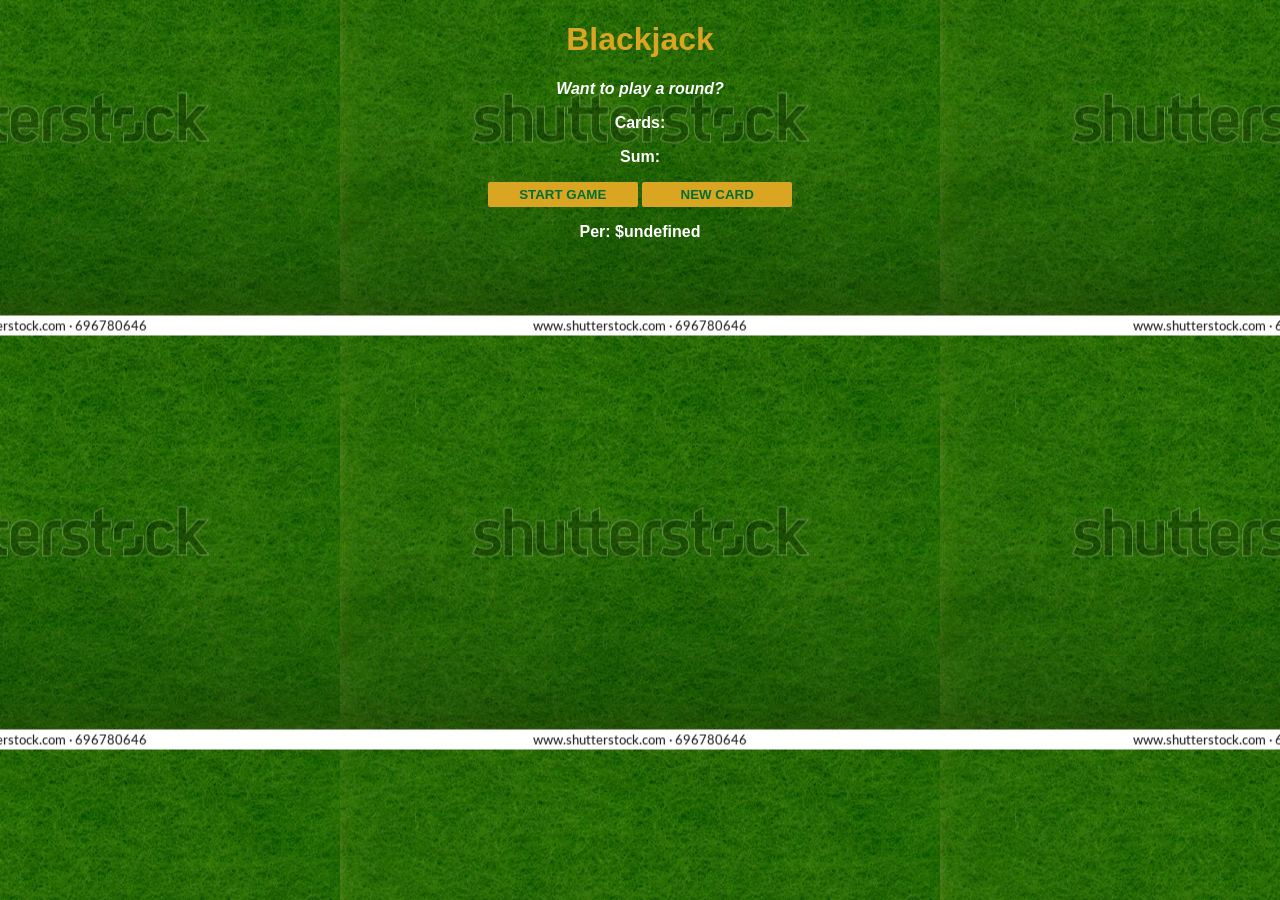
<file: Blackjack/index.html>
<!DOCTYPE html>
<html>
    <head>
        <link rel="stylesheet" href="index.css">
    </head>
    <body>
        <h1>Blackjack</h1>
        <p id="message-el">Want to play a round?</p>
        <p id="cards-el">Cards:</p>
        <p id="sum-el">Sum:</p>
        <button id="button-el"onclick="startGame()">START GAME</button>
        <button onclick="addCard()">NEW CARD</button>
        <p id="player-el"></p>
        <script src="index.js"></script>
    </body>
</html>
</file>
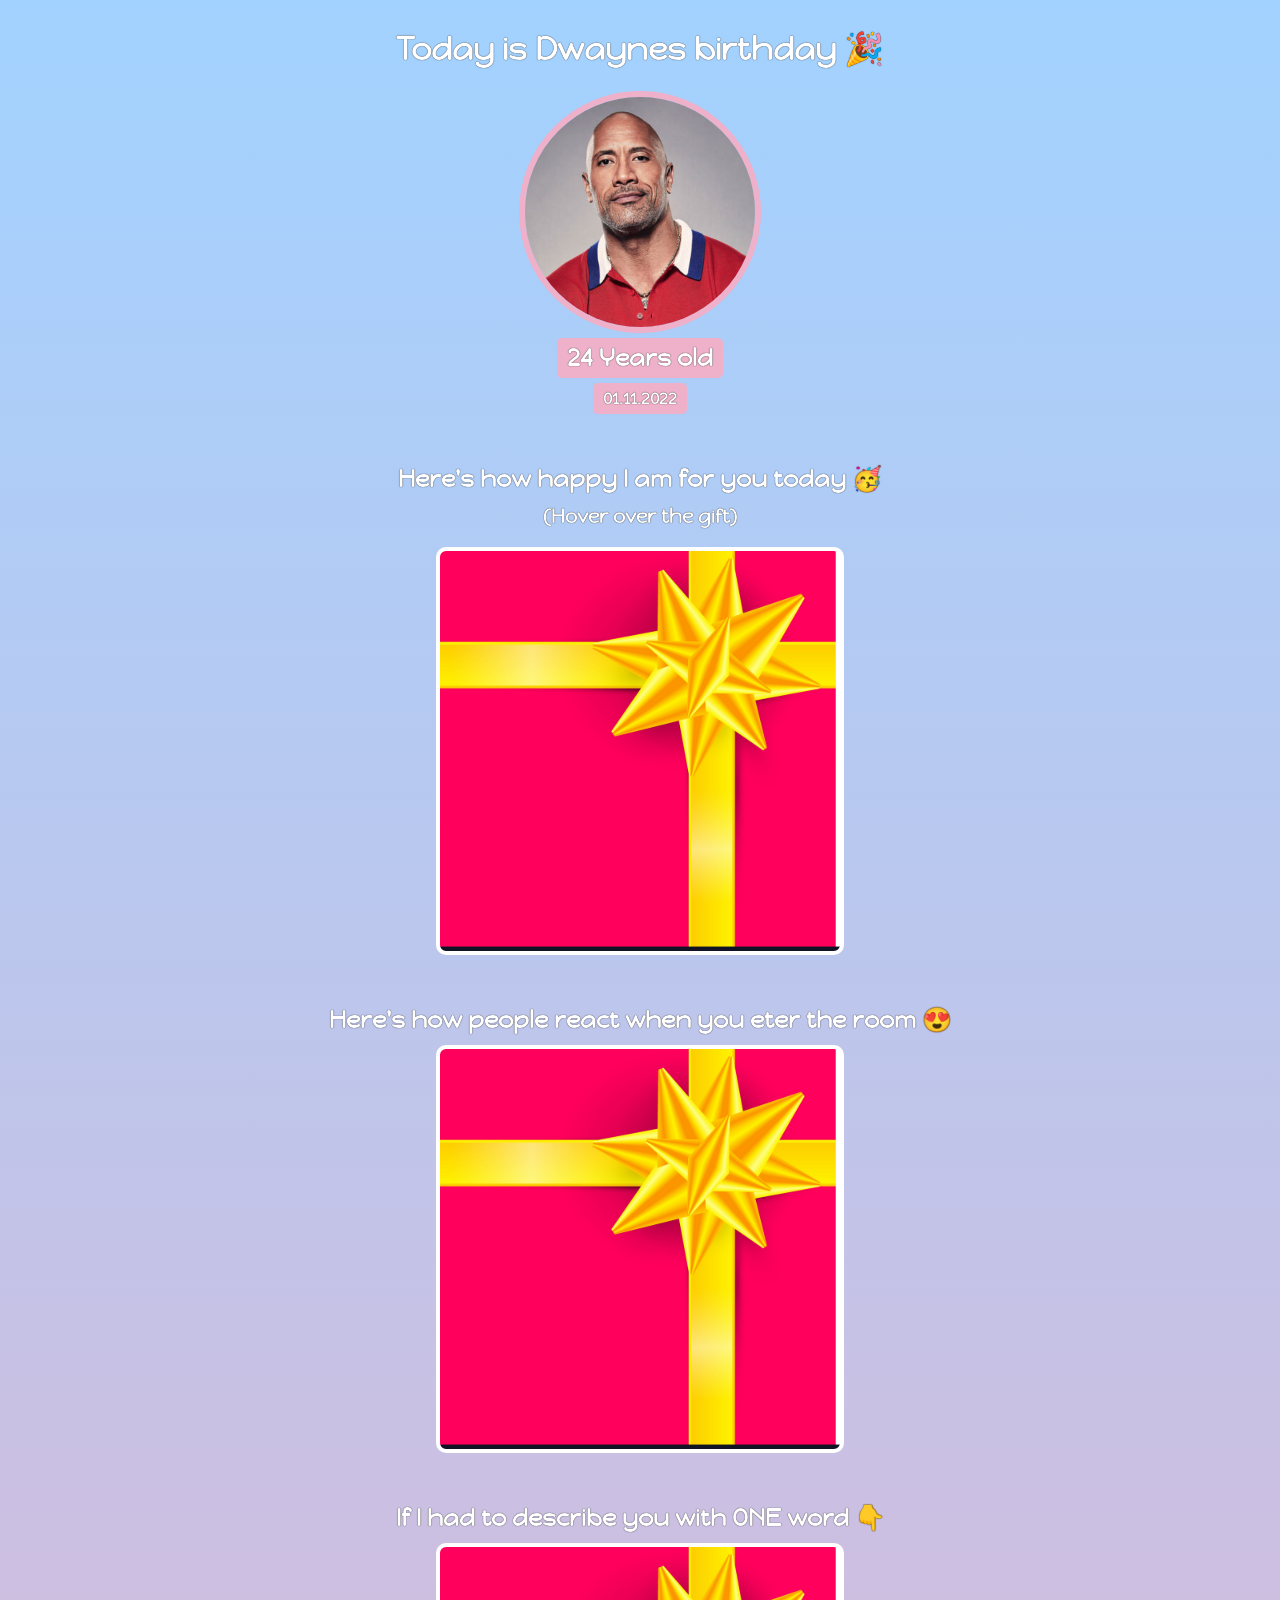
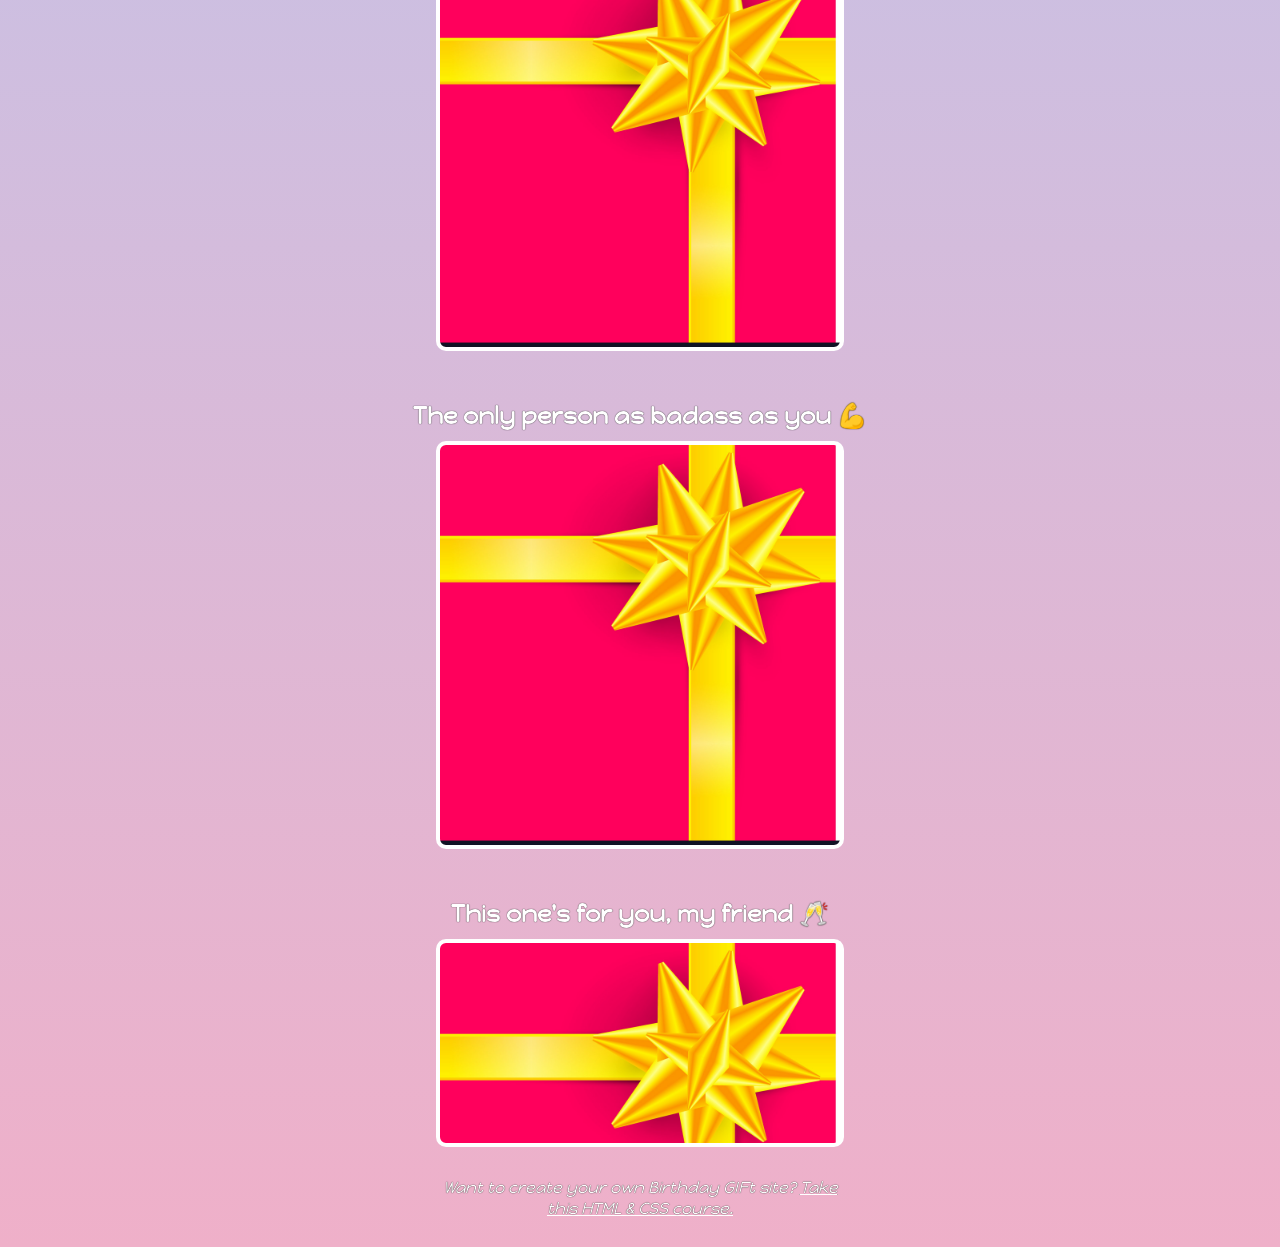
<file: gift_site/index.html>
<!DOCTYPE html>
<html>
    <head>
        <link rel="stylesheet" href="styles.css">
        <link rel="preconnect" href="https://fonts.googleapis.com">
<link rel="preconnect" href="https://fonts.gstatic.com" crossorigin>
<link href="https://fonts.googleapis.com/css2?family=Happy+Monkey&display=swap" rel="stylesheet">
    </head>
    <body>
        <div id="header">
            <h1>Today is Dwaynes birthday &#127881;</h1>
            <img id="headshot" src="images/dwayne.jpg" alt="Dwayne">
            <h2 id="bday-age" >24 Years old</h2>
            <h4 id="bday-date">01.11.2022</h4>
        </div>
        <div class="gift-section">
            <h2 class="gift-title">Here's how happy I am for you today 🥳 </h2>
            <h3 class="gift-hint">(Hover over the gift)</h3>
            <div class="gift-img" id="gift-img-happy"></div>
        </div>
        <div class="gift-section">
            <h2 class="gift-title">Here's how people react when you eter the room 	&#128525; </h2>
            <div class="gift-img" id="gift-img-hot"></div>
        </div>
        <div class="gift-section">
            <h2 class="gift-title">If I had to describe you with ONE word 👇</h2>
            <div class="gift-img" id="gift-img-genius"></div>
        </div>
        <div class="gift-section">
            <h2 class="gift-title">The only person as badass as you 💪</h2>
            <div class="gift-img" id="gift-img-badass"></div>
        </div>
        <div class="gift-section">
            <h2 class="gift-title">This one's for you, my friend 🥂</h2>
            <div class="gift-img" id="gift-img-cheers"></div>
        </div>
        <p id="footer">Want to create your own Birthday GIFt site? <a href="https://scrimba.com" target="_blank">Take this HTML & CSS course.</a></p>
    </body>
</html>
</file>
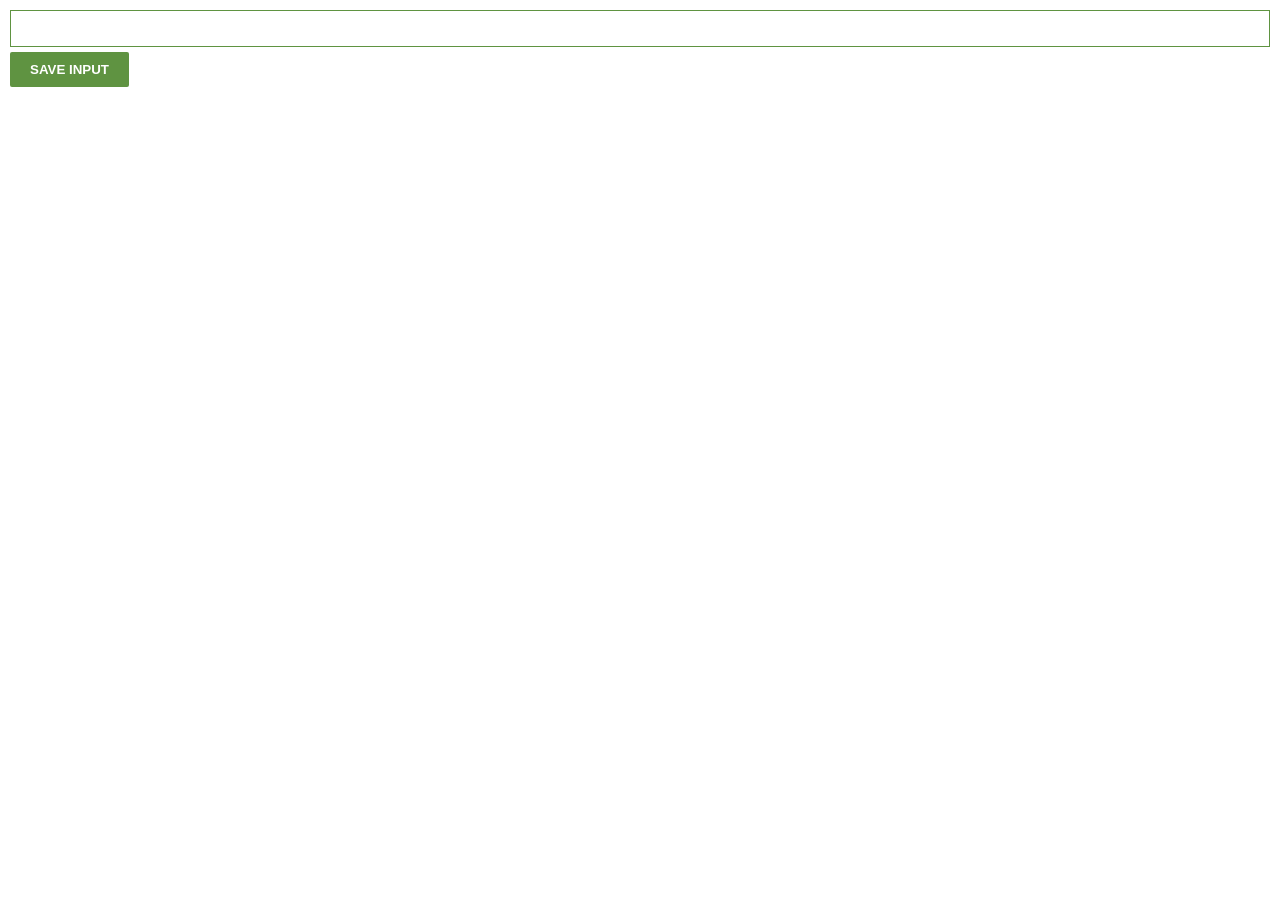
<file: Lead_Tracker/index.html>
<!DOCTYPE html>
<html>
    <head>
        <link rel="stylesheet" href="index.css">
    </head>
    <body>
        <input type="text" id="input-el">
        <button id="input-btn">SAVE INPUT</button>
        <ul id="ul-el"></ul>
        <script src="index.js"></script>
    </body>
</html>
</file>
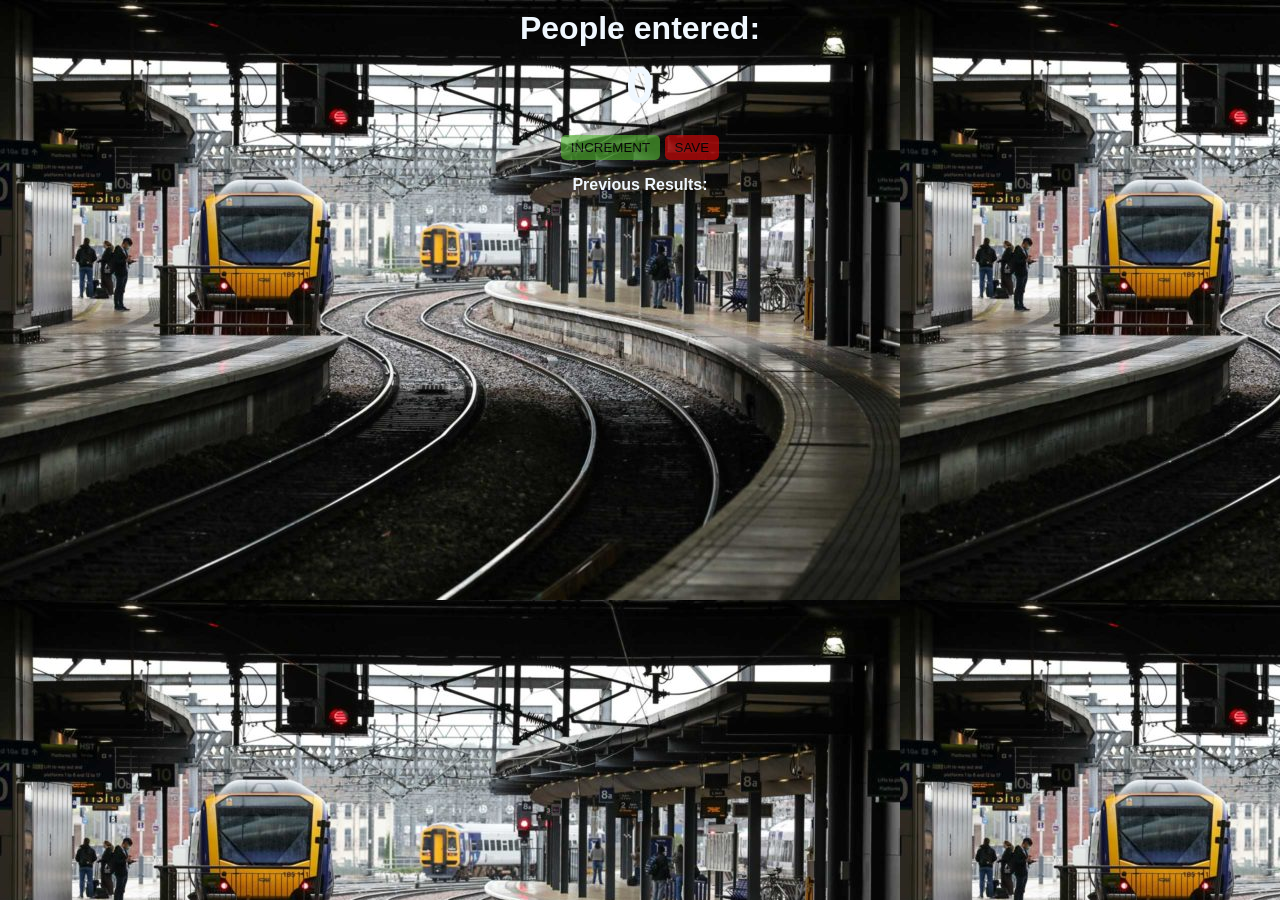
<file: Passenger_counter/index.html>
<!DOCTYPE html>
<html>
    <head>
        <link rel="stylesheet" href="index.css">
    </head>
    <body>
        <h1>People entered:</h1>
        <h2 id="count-el">0</h2>
        <button id="increment-btn" onclick="increment()">INCREMENT</button>
        <button id="save-btn" onclick="save()">SAVE</button>
        
            <p id="save-el">Previous Results: </p>
        
        <script src="index.js"></script>
    </body>
</html>
</file>
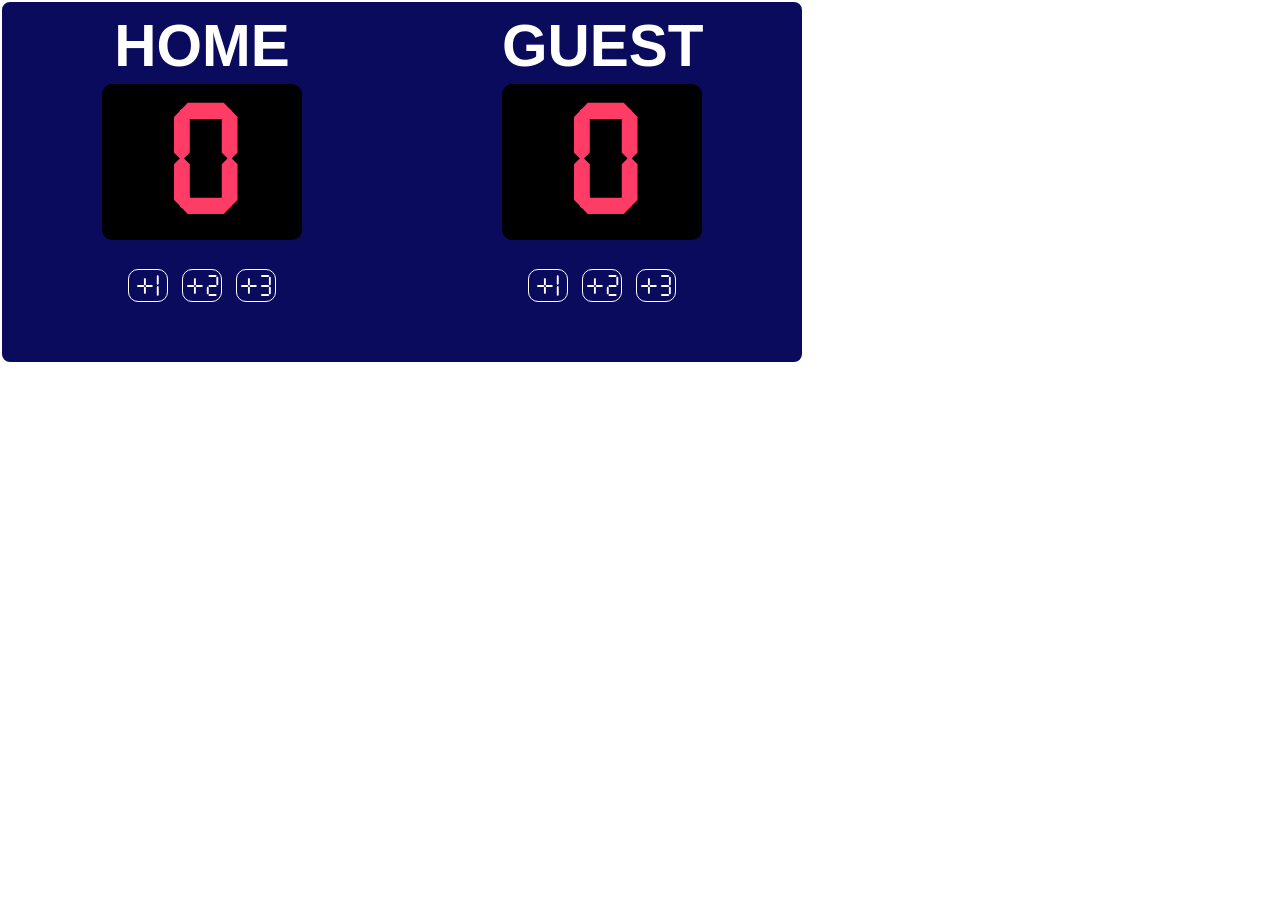
<file: scoreboard/index.html>
<!DOCTYPE html>
<html>
    <head>
        <link rel="stylesheet" href="index.css">
    </head>
    <body>
        <div class="container">
            <div class="team">
                <h3>HOME</h3>
                <h1 class="numbers" id="homenum">0</h1>
                <button onclick="plusoneHome()">+1</button>
                <button onclick="plustwoHome()">+2</button>
                <button onclick="plusthreeHome()">+3</button>
            </div>
            <div class="team">
                <h3>GUEST</h3>
                <h1 class="numbers" id="guestnum">0</h1>
                <button onclick="plusoneGuest()">+1</button>
                <button onclick="plustwoGuest()">+2</button>
                <button onclick="plusthreeGuest()">+3</button>
            </div>
        </div>
        <script src="index.js"></script>
    </body>
</html>
</file>
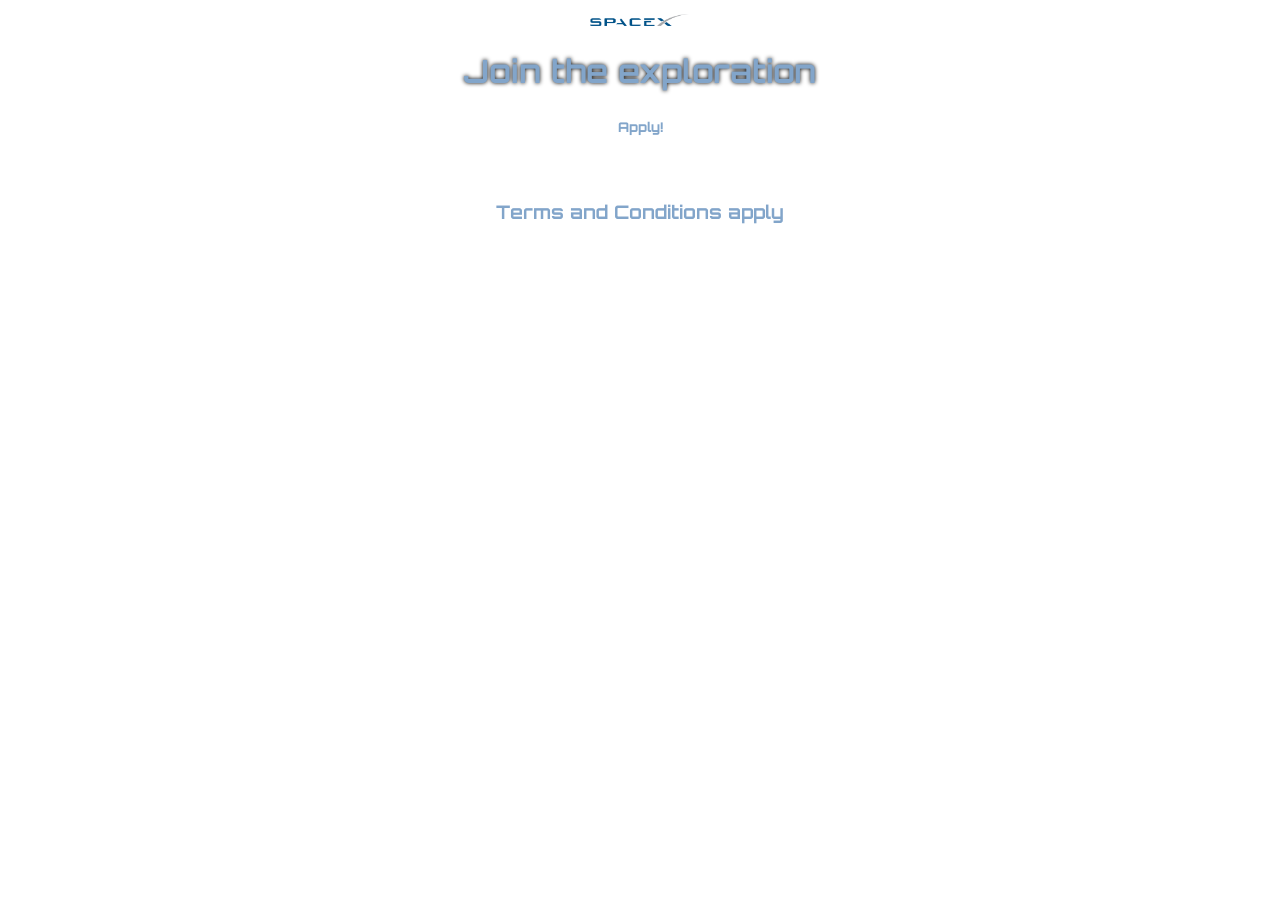
<file: space_exploration_site/index.html>
<!DOCTYPE html>
<html>
    <head>
        <link rel="stylesheet" href="styles.css" />
        <link rel="preconnect" href="https://fonts.googleapis.com">
        <link rel="preconnect" href="https://fonts.gstatic.com" crossorigin>
        <link href="https://fonts.googleapis.com/css2?family=Orbitron:wght@400;800&display=swap" rel="stylesheet">
    </head>
    <body>
        <div id="hero">
            <img id="main-logo" src="images/SpaceX.png" alt="The SpaceX Logo">
            <h1 id="title">Join the <span class="emphasis">exploration</span> </h1>
            <button class="btn">Apply!</button>
        </div>
        <div class="tandc">
            <h3>Terms and Conditions apply</h3>
        </div>
    </body>
</html>
</file>
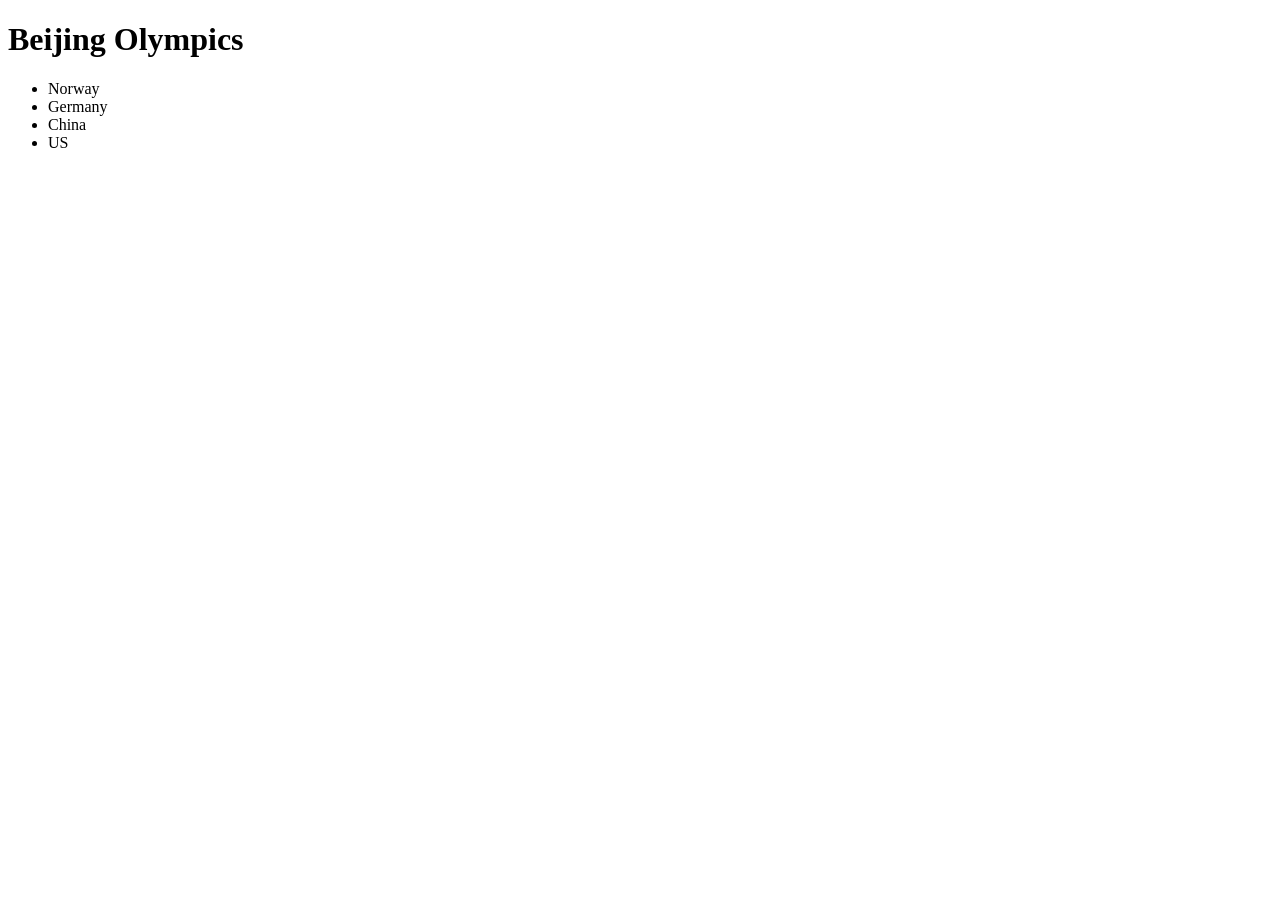
<file: lists.html>
<!DOCTYPE html>
<html>
    <head></head>
    <body>
        <h1>Beijing Olympics</h1>
        <ul>
            <li>Norway</li>
            <li>Germany</li>
            <li>China</li>
            <li>US</li>
        </ul>
    </body>
</html>
</file>
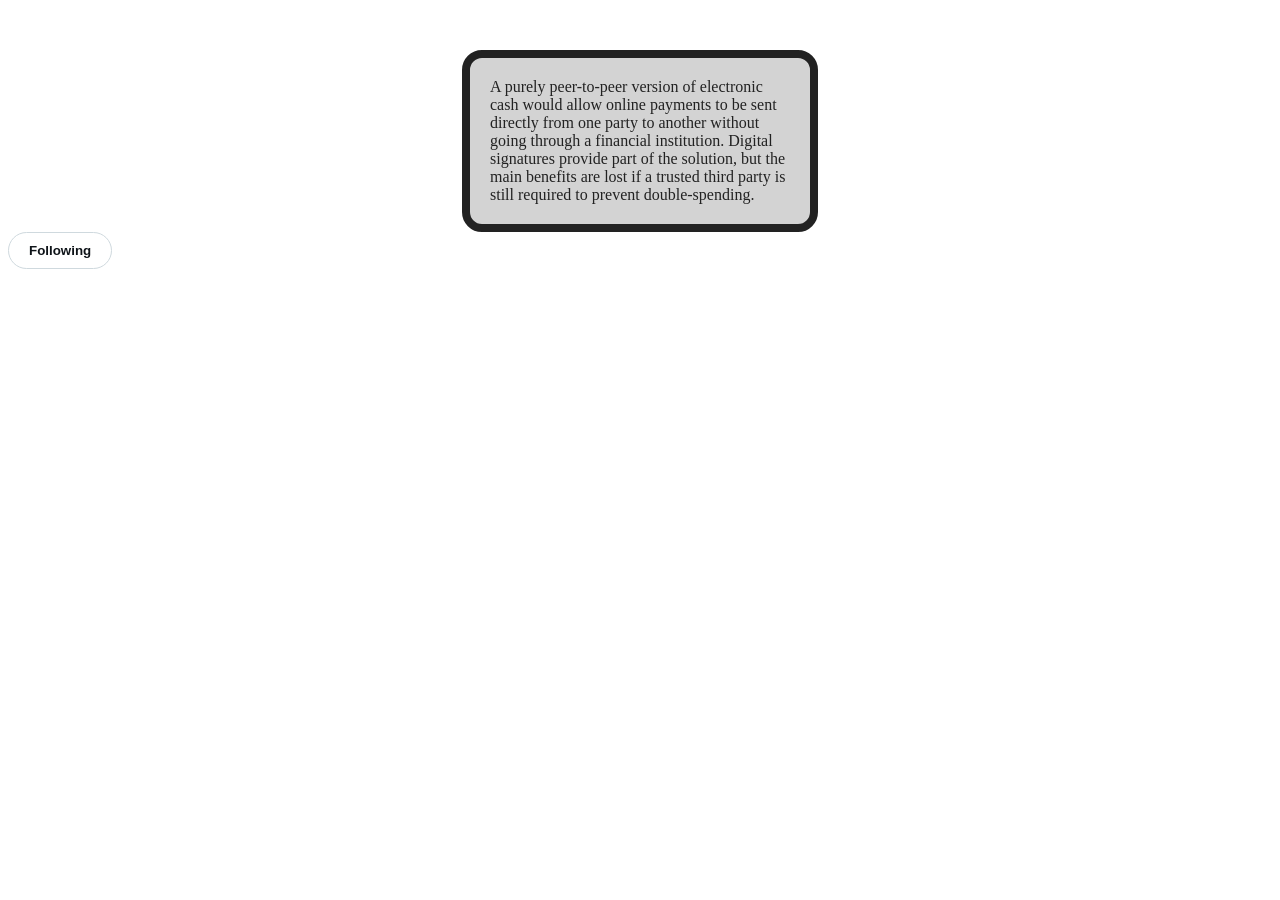
<file: margins.html>
<!DOCTYPE html>
<html>
    <head>
        <Title>test</Title>
        <link rel="stylesheet" href="styles.css">
    </head>

    <body>
        <div class="red"></div>
        <div class="blue"></div>
        <div class="green"></div>
        <div class="card">
            A purely peer-to-peer version of electronic cash would allow online
            payments to be sent directly from one party to another without going through a
            financial institution. Digital signatures provide part of the solution, but the main
            benefits are lost if a trusted third party is still required to prevent double-spending. 
        </div>
        
            <button class="twitbutton">Following</button>
    </body>
</html>
</file>
<file: Blackjack/index.css>
body {
    background-image: url(table.webp);
    background-position: center;
    font-weight: bold;
    text-align: center;
    color: white;
    font-family: 'Trebuchet MS', 'Lucida Sans Unicode', 'Lucida Grande', 'Lucida Sans', Arial, sans-serif;
    
}

h1 {
    color: goldenrod;
}

#message-el {
    font-style: italic;
    
}

button {
    color: #016f32;
    width: 150px;
    background: goldenrod;
    padding-top: 5px;
    padding-bottom: 5px;
    font-weight: bold;
    border: none;
    border-radius: 2px;
    
}
</file>
<file: gift_site/styles.css>
body{
    text-align: center;
    font-family: 'Happy Monkey', cursive;
    color: #ffffff;
    background:linear-gradient(#a2d2ff, #EFB0C9)
    
}

h1,h2,h3,h4,p{
    text-shadow: 0px 0px 1px Black;
}

#headshot{
    border-radius: 50%;
    object-fit: cover;
    width: 230px;
    height: 230px;
    border: 6px solid #EFB0C9;
}

#header{
    display: flex;
    flex-direction: column;
    align-items: center;
}

#bday-age{
    background: #EFB0C9;
    padding: 5px 10px;
    border-radius: 5px;
    margin: 5px 0 5px 0;
}

#bday-date{
    margin: 0;
    background: #EFB0C9;
    padding: 5px 10px;
    border-radius: 5px;
}

.gift-section{
    margin-top: 50px;
}

.gift-title{
margin-bottom: 10px;
}
.gift-hint{
margin-top:  0px;
}

.gift-img{
    background-image: url("images/gift.jpg");
    background-size: cover;
    height: 400px;
    width: 400px;
    border: 4px solid #ffffff;
    border-radius: 10px;
    margin: 0 auto;
    
}
#gift-img-happy:hover{
    transition: 0.5s;
    background-image: url("images/happy.gif");
}

#gift-img-hot:hover{
    transition: 0.5s;
    background-image: url("images/hot.gif");
}

#gift-img-genius:hover{
    transition: 0.5s;
    background-image: url("images/genius.gif");
}

#gift-img-badass:hover{
    transition: 0.5s;
    background-image: url("images/badass.gif");
}

#gift-img-cheers{
    height: 200px;
}


#gift-img-cheers:hover{
    transition: 0.5s;
    background-image: url("images/cheers.gif");
}

#footer{
    width: 400px;
    margin: 0 auto;
    padding: 30px 0 20px 0;
    font-style: italic;
}

a{
    color: white;
}
</file>
<file: Lead_Tracker/index.css>
body {
    margin: 0;
    padding: 10px;
    font-family: Arial, Helvetica, sans-serif;
}

/*

Style our app according to the provided design!

green color -> #5f9341

*/


input {
    width: 100%;
    box-sizing: border-box;
    border:1px solid #5f9341;
    padding: 10px;
    
    
}

button {
    background: #5f9341;
    color:white;
    font-weight: bold;
    border: 0;
    border-radius: 2px;
    margin-top: 5px;
    padding: 10px 20px;
}
</file>
<file: Passenger_counter/index.css>
body{
    background-image: url("station.jpg");
    background-position: cover;
    color: aliceblue;
    text-align: center;
    font-family: 'Segoe UI', Tahoma, Geneva, Verdana, sans-serif;
    font-weight: bold;
}

h1 {
    margin-top: 10px;
    margin-bottom: 10px;
}

h2 {
    font-size: 50px;
    margin-top: 0;
    margin-bottom: 20px;
}

#increment-btn{
    background: #5b3;
    border: 0;
    border-radius: 5px;
    padding: 5px 10px 5px 10px;
    opacity: 0.6;
}
#increment-btn:hover{
    opacity: 1;
    transition-duration: 0.5s;
}
#increment-btn:focus{
    background: #13a12b;
}

#save-btn{
    background: #e90808;
    border: 0;
    border-radius: 5px;
    padding: 5px 10px 5px 10px;
    opacity: 0.6;
}
#save-btn:hover{
    opacity: 1;
    transition-duration: 0.5s;
    background: #e90808;
}
#save-btn:focus{
    background: #740808;
}
</file>
<file: scoreboard/index.css>
@font-face {
    font-family: sevenSegment;
    src: url(Seven_Segment.ttf);
  }


body {
    margin: 0;
    color: white;
}

.container {
    display: flex;
    justify-content: space-around;
    text-align: center;
    background: #0b0b5e;
    font-family: 'Segoe UI', Tahoma, Geneva, Verdana, sans-serif;
    font-size: 50px;
    border: 2px solid white;
    border-radius: 10px;
    width: 800px;
}

.team{
    width: 200px;
}

h3{
    margin: 10px 0 5px 0;
}
.numbers{
    font-family: sevenSegment;
    font-size: 150px;
    background: black;
    margin: 0 0 10px 0;
    color: #ff3c66;
    border-radius: 10px;
    padding: 0 50px 0 50px;
}

button{
    padding: 0px;
    font-family: sevenSegment;
    background: #0b0b5e;
    border: 1px solid white;
    border-radius: 10px;
    color: white;
    font-size: 30px;
    width: 40px;
    margin-bottom: 60px;
    
    

}
</file>
<file: space_exploration_site/styles.css>
body{
    margin: 0;
    color: #82a5ca;
    text-align: center;
    font-family: 'Orbitron', sans-serif;

}
.btn{
    background: white;
    border: none;
    padding: 6px 12px;
    font-family: 'Orbitron', sans-serif;
    font-weight: 800;
    color: #82a5ca;
    
}
.emphasis{
    border-bottom: 4px solid white;
}
#main-logo{
    width: 100px;
}

#hero{
    background-image: url("https://media1.giphy.com/media/iicDrNGWxHmDrIni6j/giphy.gif?cid=ecf05e47jvwp55rq90r3n66aiywqu6daien6vmwstoossgbg&rid=giphy.gif&ct=g");
    background-size: cover;
    padding: 10px 0 40px 0;
}

#title{
    text-shadow: 0px 0px 4px Black;
}
</file>
<file: styles.css>
.main{
    margin-top: 20%;
}
.btn-wrapper{
    display: flex;
    justify-content: center;
    
    
}
.logo-img{
    width: 300px;
    display: block;
    margin-left: auto;
    margin-right: auto;
    margin-bottom: 30px;
}
.searchbar-input{
    width: 400px;
    line-height: 24px;
    display: block;
    margin-left: auto;
    margin-right: auto;
    padding-left: 30px;
    padding-right: 30px;
    padding-top: 10px;
    padding-bottom: 10px;
    border:1px solid #dfe1e5;
    border-radius: 24px;
    
}
.btn{
    margin-left: 4px;
    margin-right: 4px;
    background: #dfe1e5;
    margin-top: 30px;
    border: 0px;
    border-radius: 5px;
    padding-left: 20px;
    padding-right: 20px;
    padding-top: 10px;
    padding-bottom: 10px;
    font-size: medium;
    font-weight: bold;


}

.card{
    color: #222222;
    background: lightgray;
    width: 300px;
    margin-top: 50px;
    margin-left: auto;
    margin-right: auto;
    border: 8px solid #222222;
    border-radius: 20px;
    padding: 20px;
    
}

.twitbutton{
    border: 1px solid #cfd9de;
    color: #0f1419;
    background: white;
    border-radius: 20px;
    padding-top: 10px;
    padding-bottom: 10px;
    padding-right: 20px;
    padding-left: 20px;
    font-weight: bold;
}
</file>
